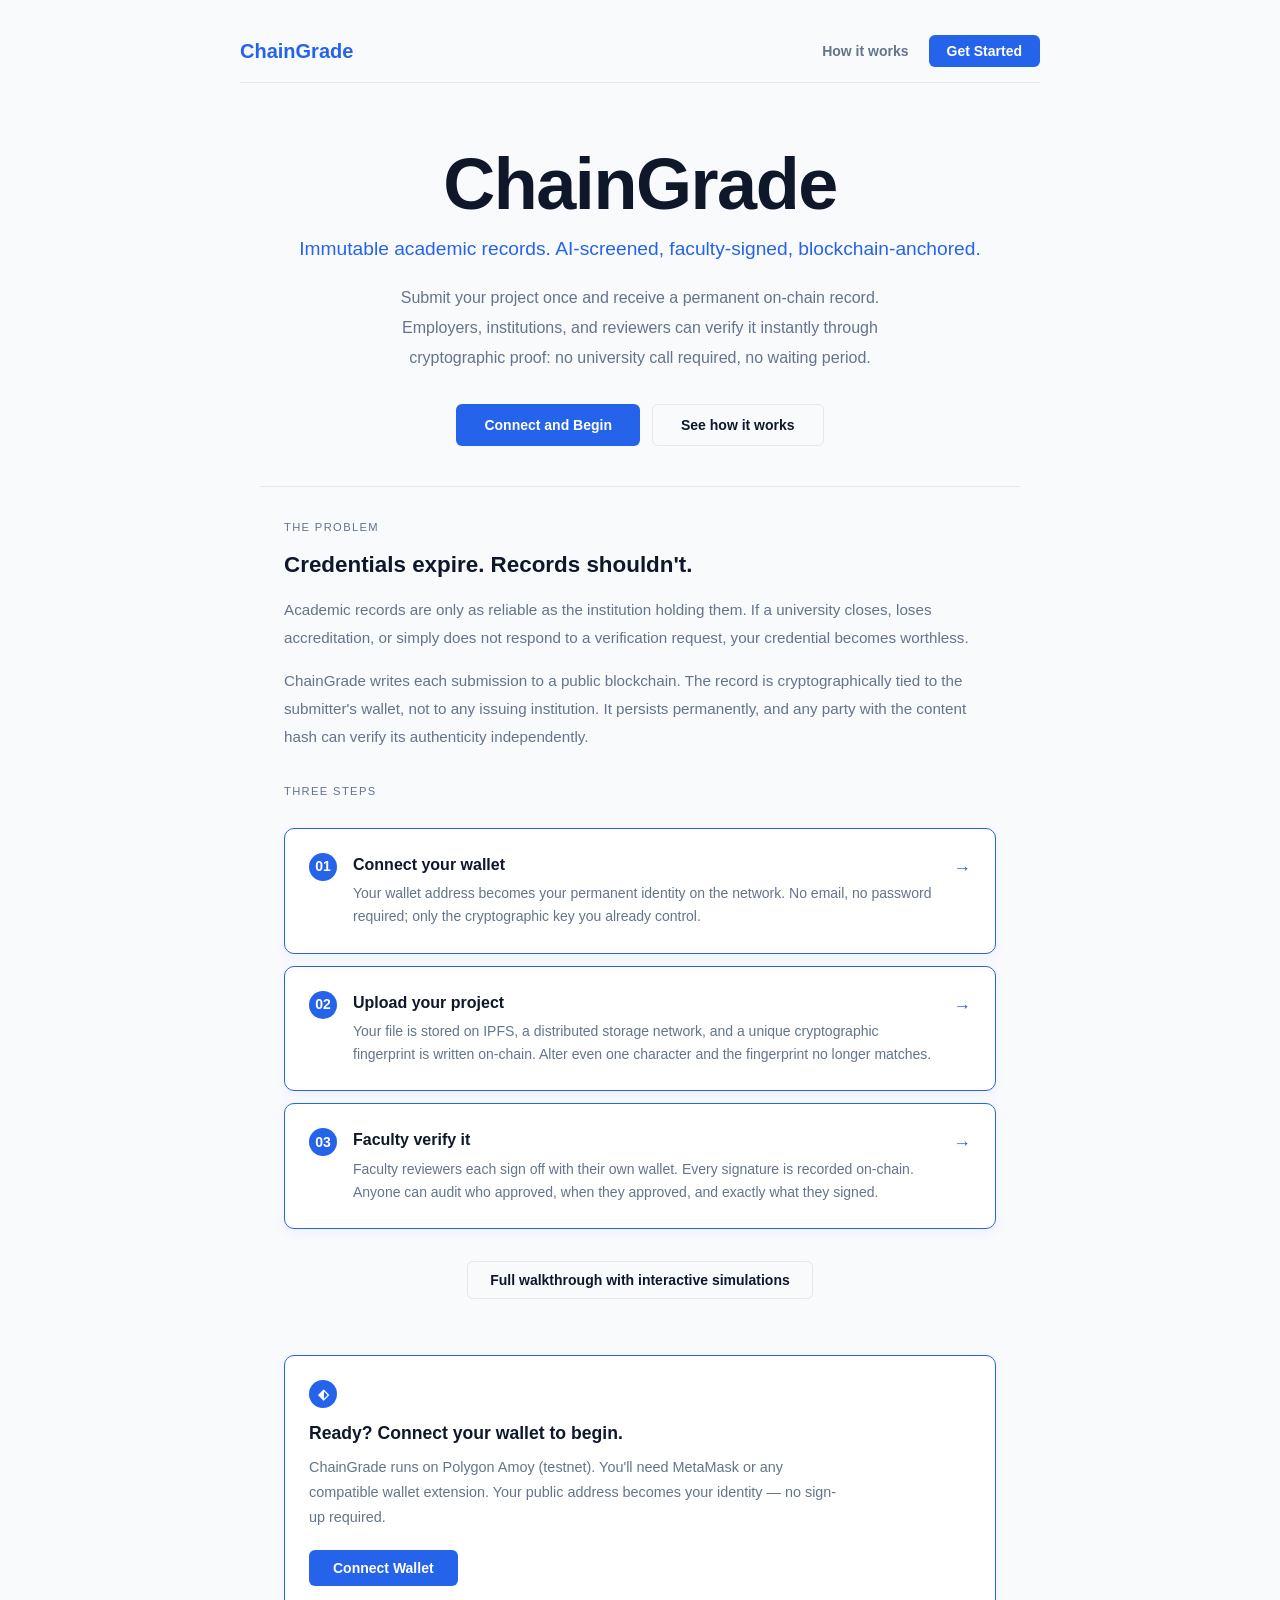
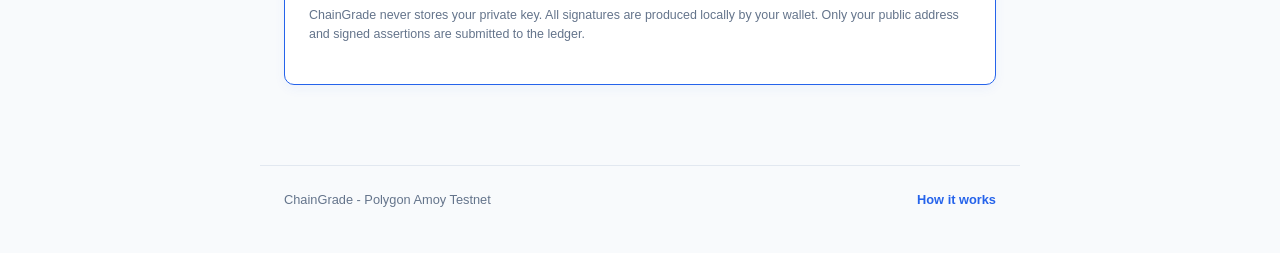
<file: index.html>
<!DOCTYPE html>
<html lang="en">
<head>
  <meta charset="UTF-8" />
  <meta name="viewport" content="width=device-width, initial-scale=1.0" />
  <title>ChainGrade  -  Blockchain-Verified Academic Records</title>
  <link rel="stylesheet" href="style.css" />
  <script defer src="https://cdn.vercel-insights.com/v1/script.js"></script>
  <style>
    .landing-hero {
      max-width: 760px;
      margin: 0 auto;
      padding: 4rem 1.5rem 2.5rem;
      text-align: center;
    }
    .landing-hero .system-name {
      font-size: clamp(2.8rem, 7vw, 4.5rem);
      font-weight: 900;
      color: var(--text-main);
      letter-spacing: -0.02em;
      line-height: 1.05;
      margin-bottom: 0.75rem;
    }
    .landing-hero .tagline {
      font-size: 1.2rem;
      font-weight: 500;
      color: var(--accent-blue);
      margin-bottom: 1.25rem;
    }
    .landing-hero .summary {
      font-size: 1rem;
      color: var(--text-muted);
      line-height: 1.85;
      max-width: 560px;
      margin: 0 auto 2rem;
    }
    .cta-row {
      display: flex;
      gap: 0.75rem;
      justify-content: center;
      flex-wrap: wrap;
    }
    .why-block {
      max-width: 760px;
      margin: 0 auto;
      padding: 2rem 1.5rem;
      border-top: 1px solid var(--border-color);
    }
    .section-eyebrow {
      font-size: 0.7rem;
      letter-spacing: 0.12em;
      text-transform: uppercase;
      color: var(--text-muted);
      margin-bottom: 0.75rem;
    }
    .feature-list {
      display: grid;
      gap: 0.75rem;
      max-width: 760px;
      margin: 0 auto;
      padding: 0 1.5rem 2rem;
    }
    .feature-link { text-decoration: none; display: block; }
    .feature-link .step-card {
      display: flex;
      align-items: flex-start;
      gap: 1rem;
      transition: box-shadow 0.2s ease, transform 0.2s ease;
    }
    .feature-link .step-card:hover {
      transform: translateY(-2px);
      box-shadow: 0 6px 18px rgba(37, 99, 235, 0.1);
    }
    .feature-link .step-card .step-number { flex-shrink: 0; }
    .feature-link .step-card .arrow {
      margin-left: auto;
      color: var(--accent-blue);
      font-size: 1.1rem;
      flex-shrink: 0;
      padding-top: 2px;
    }
    .wallet-section {
      max-width: 760px;
      margin: 0 auto;
      padding: 1rem 1.5rem 5rem;
    }
    .footer-note {
      max-width: 760px;
      margin: 0 auto;
      padding: 1.5rem;
      border-top: 1px solid var(--border-color);
      display: flex;
      justify-content: space-between;
      align-items: center;
      flex-wrap: wrap;
      gap: 0.5rem;
    }
    .footer-note span { font-size: 0.8rem; color: var(--text-muted); }
    .footer-note a { font-size: 0.8rem; color: var(--accent-blue); text-decoration: none; font-weight: 600; }

    /* Profile onboarding modal */
    .modal-overlay {
      position: fixed; inset: 0; background: rgba(15,23,42,0.7); z-index: 5000;
      display: flex; align-items: center; justify-content: center; padding: 1rem;
    }
    .modal-overlay.hidden { display: none; }
    .modal-content {
      background: var(--surface); border-radius: 12px; max-width: 520px; width: 100%;
      padding: 2rem; box-shadow: 0 8px 32px rgba(0,0,0,0.12); position: relative;
    }
    .modal-close {
      position: absolute; top: 1rem; right: 1rem; background: none; border: none;
      font-size: 1.5rem; cursor: pointer; color: var(--text-muted);
    }
    .profile-form-group {
      margin-bottom: 1.25rem;
    }
    .profile-form-group label {
      display: block; font-size: 0.875rem; font-weight: 700; color: var(--text-muted);
      margin-bottom: 0.5rem; text-transform: uppercase; letter-spacing: 0.05em;
    }
    .profile-form-group input,
    .profile-form-group select {
      width: 100%; padding: 0.75rem 0.875rem; border: 1px solid var(--border-color);
      border-radius: 6px; font-size: 0.9rem; background: var(--background);
      color: var(--text-main); font-family: inherit;
    }
    .profile-form-group input:focus,
    .profile-form-group select:focus {
      outline: 2px solid var(--accent-blue); outline-offset: 2px;
    }
  </style>
</head>
<body>

  <!-- Toast container -->
  <div id="toast-container"></div>

  <!-- Profile Onboarding Modal -->
  <div class="modal-overlay hidden" id="profile-modal">
    <div class="modal-content">
      <button class="modal-close" onclick="closeProfileModal()">&times;</button>
      <h2 style="font-size: 1.4rem; font-weight: 800; margin-bottom: 0.25rem; color: var(--text-main);">
        Complete Your Profile
      </h2>
      <p style="font-size: 0.9rem; color: var(--text-muted); margin-bottom: 1.5rem; line-height: 1.65;">
        This information is associated with your blockchain submissions and helps institutions verify your credentials.
      </p>

      <form id="profile-form" onsubmit="saveProfile(event)">
        <div class="profile-form-group">
          <label for="prof-full-name">Full Name *</label>
          <input type="text" id="prof-full-name" required placeholder="Your full name" />
        </div>

        <div class="profile-form-group">
          <label for="prof-institution">Institution / University *</label>
          <input type="text" id="prof-institution" required placeholder="e.g., University of Lagos" />
        </div>

        <div class="profile-form-group">
          <label for="prof-course">Primary Course / Field of Study *</label>
          <select id="prof-course" data-discipline-select="profile" required></select>
        </div>

        <div style="display: flex; gap: 0.75rem; margin-top: 1.75rem;">
          <button type="submit" class="primary-btn" style="width: auto; flex: 1;">Continue</button>
          <button type="button" class="outline-btn" style="width: auto; flex: 1;" onclick="skipProfileSetup()">Skip for now</button>
        </div>
      </form>
    </div>
  </div>

  <!-- Navbar -->
  <nav class="navbar">
    <div class="logo">ChainGrade</div>
    <div style="display: flex; align-items: center; gap: 1.25rem;">
      <a href="how-it-works.html" style="font-size: 0.875rem; color: var(--text-muted); text-decoration: none; font-weight: 600;">How it works</a>
      <button class="primary-btn" style="width: auto; padding: 8px 18px;" onclick="document.getElementById('wallet-section').scrollIntoView({behavior:'smooth'})">Get Started</button>
    </div>
  </nav>

  <!-- Hero -->
  <div class="landing-hero">
    <h1 class="system-name">ChainGrade</h1>
    <p class="tagline">Immutable academic records. AI-screened, faculty-signed, blockchain-anchored.</p>
    <p class="summary">
      Submit your project once and receive a permanent on-chain record. Employers, institutions, and reviewers can verify it instantly through cryptographic proof: no university call required, no waiting period.
    </p>
    <div class="cta-row">
      <button class="primary-btn" style="width: auto; padding: 12px 28px;" onclick="document.getElementById('wallet-section').scrollIntoView({behavior:'smooth'})">Connect and Begin</button>
      <a href="how-it-works.html">
        <button class="outline-btn" style="padding: 12px 28px;">See how it works</button>
      </a>
    </div>
  </div>

  <!-- Why ChainGrade -->
  <div class="why-block">
    <p class="section-eyebrow">The problem</p>
    <h2 style="font-size: 1.4rem; font-weight: 700; color: var(--text-main); margin-bottom: 0.9rem;">Credentials expire. Records shouldn't.</h2>
    <p style="font-size: 0.95rem; color: var(--text-muted); line-height: 1.85; margin-bottom: 0.9rem;">
      Academic records are only as reliable as the institution holding them. If a university closes, loses accreditation, or simply does not respond to a verification request, your credential becomes worthless.
    </p>
    <p style="font-size: 0.95rem; color: var(--text-muted); line-height: 1.85;">
      ChainGrade writes each submission to a public blockchain. The record is cryptographically tied to the submitter's wallet, not to any issuing institution. It persists permanently, and any party with the content hash can verify its authenticity independently.
    </p>
  </div>

  <!-- How It Works  -  3 Steps -->
  <div style="max-width: 760px; margin: 0 auto; padding: 0 1.5rem 1rem;">
    <p class="section-eyebrow">Three steps</p>
  </div>

  <div class="feature-list">
    <a href="how-it-works.html#provenance" class="feature-link">
      <div class="step-card active">
        <div class="step-number">01</div>
        <div>
          <h3 style="font-size: 1rem; font-weight: 700; color: var(--text-main); margin-bottom: 0.35rem;">Connect your wallet</h3>
          <p style="font-size: 0.875rem; color: var(--text-muted); margin: 0; line-height: 1.65;">
            Your wallet address becomes your permanent identity on the network. No email, no password required; only the cryptographic key you already control.
          </p>
        </div>
        <span class="arrow">→</span>
      </div>
    </a>

    <a href="how-it-works.html#distributed" class="feature-link">
      <div class="step-card active">
        <div class="step-number">02</div>
        <div>
          <h3 style="font-size: 1rem; font-weight: 700; color: var(--text-main); margin-bottom: 0.35rem;">Upload your project</h3>
          <p style="font-size: 0.875rem; color: var(--text-muted); margin: 0; line-height: 1.65;">
            Your file is stored on IPFS, a distributed storage network, and a unique cryptographic fingerprint is written on-chain. Alter even one character and the fingerprint no longer matches.
          </p>
        </div>
        <span class="arrow">→</span>
      </div>
    </a>

    <a href="how-it-works.html#approval" class="feature-link">
      <div class="step-card active">
        <div class="step-number">03</div>
        <div>
          <h3 style="font-size: 1rem; font-weight: 700; color: var(--text-main); margin-bottom: 0.35rem;">Faculty verify it</h3>
          <p style="font-size: 0.875rem; color: var(--text-muted); margin: 0; line-height: 1.65;">
            Faculty reviewers each sign off with their own wallet. Every signature is recorded on-chain. Anyone can audit who approved, when they approved, and exactly what they signed.
          </p>
        </div>
        <span class="arrow">→</span>
      </div>
    </a>
  </div>

  <div style="text-align: center; padding: 0 1.5rem 2.5rem;">
    <a href="how-it-works.html">
      <button class="outline-btn" style="padding: 10px 22px; font-size: 0.875rem;">Full walkthrough with interactive simulations</button>
    </a>
  </div>

  <!-- Wallet Connection -->
  <div class="wallet-section" id="wallet-section">
    <div class="step-card active" id="wallet-connect-card">
      <div class="step-number">&#x2B16;</div>
      <h2 style="font-size: 1.1rem; font-weight: 700; color: var(--text-main); margin: 0.5rem 0 0.5rem;">Ready? Connect your wallet to begin.</h2>
      <p style="font-size: 0.9rem; color: var(--text-muted); line-height: 1.75; margin-bottom: 1.25rem; max-width: 540px;">
        ChainGrade runs on Polygon Amoy (testnet). You'll need MetaMask or any compatible wallet extension. Your public address becomes your identity — no sign-up required.
      </p>

      <!-- Inline status banner -->
      <div id="wallet-status-banner" class="inline-status info" role="status" aria-live="polite"></div>

      <div style="display: flex; flex-wrap: wrap; gap: 0.75rem; align-items: center;">
        <button class="primary-btn" style="width: auto; padding: 10px 24px;" id="connect-btn" onclick="connectWalletOnboarding()">
          Connect Wallet
        </button>
        <button class="outline-btn" id="network-btn" onclick="switchToPolygonAmoy()" style="display: none;">
          Switch to Polygon Amoy
        </button>
      </div>

      <p style="margin-top: 1.25rem; font-size: 0.78rem; color: var(--text-muted);">
        ChainGrade never stores your private key. All signatures are produced locally by your wallet. Only your public address and signed assertions are submitted to the ledger.
      </p>
    </div>
  </div>

  <!-- Footer -->
  <div class="footer-note">
    <span>ChainGrade  -  Polygon Amoy Testnet</span>
    <a href="how-it-works.html">How it works</a>
  </div>

  <script src="toast.js"></script>
  <script src="disciplines.js"></script>
  <script>
    var LS_WALLET_KEY  = 'chaingr_wallet_address';
    var LS_NETWORK_KEY = 'chaingr_network_ok';
    var LS_PROFILE_KEY = 'chaingr_user_profile';

    var POLYGON_AMOY = {
      chainId: '0x13882',
      chainName: 'Polygon Amoy Testnet',
      nativeCurrency: { name: 'MATIC', symbol: 'MATIC', decimals: 18 },
      rpcUrls: ['https://rpc-amoy.polygon.technology/'],
      blockExplorerUrls: ['https://amoy.polygonscan.com/']
    };

    function setBanner(msg, type) {
      var el = document.getElementById('wallet-status-banner');
      if (!el) return;
      el.textContent = msg;
      el.className = 'inline-status visible ' + (type || 'info');
    }

    function showNetworkBtn(visible) {
      var btn = document.getElementById('network-btn');
      if (btn) btn.style.display = visible ? 'inline-flex' : 'none';
    }

    function updateConnectBtn(address) {
      var btn = document.getElementById('connect-btn');
      if (!btn) return;
      if (address) {
        btn.textContent = address.slice(0, 6) + '...' + address.slice(-4);
        btn.disabled = true;
      } else {
        btn.textContent = 'Connect Wallet';
        btn.disabled = false;
      }
    }

    function closeProfileModal() {
      document.getElementById('profile-modal').classList.add('hidden');
    }

    function skipProfileSetup() {
      closeProfileModal();
      localStorage.setItem('userWallet', localStorage.getItem(LS_WALLET_KEY));
      setTimeout(function () { window.location.href = 'dashboard.html'; }, 600);
    }

    function saveProfile(event) {
      event.preventDefault();
      var profile = {
        fullName: document.getElementById('prof-full-name').value.trim(),
        institution: document.getElementById('prof-institution').value.trim(),
        course: document.getElementById('prof-course').value,
        timestamp: new Date().toISOString()
      };
      localStorage.setItem(LS_PROFILE_KEY, JSON.stringify(profile));
      toast('Profile Saved', 'Your profile has been securely saved.', 'success', 2000);
      closeProfileModal();
      localStorage.setItem('userWallet', localStorage.getItem(LS_WALLET_KEY));
      setTimeout(function () { window.location.href = 'dashboard.html'; }, 1200);
    }

    async function connectWalletOnboarding() {
      if (typeof window.ethereum === 'undefined') {
        setBanner('No wallet extension found. Install MetaMask to continue.', 'error');
        toast('Wallet Not Found', 'Install MetaMask or a compatible wallet to use ChainGrade.', 'error');
        return;
      }
      try {
        setBanner('Requesting wallet access...', 'info');
        var accounts = await window.ethereum.request({ method: 'eth_requestAccounts' });
        if (!accounts || accounts.length === 0) {
          setBanner('Connection cancelled or no accounts returned.', 'warning');
          return;
        }
        var address = accounts[0];
        localStorage.setItem(LS_WALLET_KEY, address);
        updateConnectBtn(address);

        var chainId = await window.ethereum.request({ method: 'eth_chainId' });
        if (chainId !== POLYGON_AMOY.chainId) {
          localStorage.removeItem(LS_NETWORK_KEY);
          showNetworkBtn(true);
          setBanner('Wallet connected. Switch to Polygon Amoy to enter the dashboard.', 'warning');
          toast('Wrong Network', 'Switch to Polygon Amoy testnet to continue.', 'warning');
        } else {
          localStorage.setItem(LS_NETWORK_KEY, '1');
          showNetworkBtn(false);

          var existingProfile = localStorage.getItem(LS_PROFILE_KEY);
          if (!existingProfile) {
            document.getElementById('profile-modal').classList.remove('hidden');
            setBanner('Profile setup required. Complete your information to proceed.', 'info');
          } else {
            setBanner('Connected and on Polygon Amoy. Entering dashboard...', 'success');
            localStorage.setItem('userWallet', address);
            toast('Connected!', 'Wallet linked to Polygon Amoy. Redirecting...', 'success', 2000);
            setTimeout(function () { window.location.href = 'dashboard.html'; }, 900);
          }
        }
      } catch (err) {
        setBanner('Error: ' + (err.message || err), 'error');
        toast('Connection Error', err.message || String(err), 'error');
      }
    }

    async function switchToPolygonAmoy() {
      if (typeof window.ethereum === 'undefined') {
        setBanner('No wallet found.', 'error');
        return;
      }
      try {
        await window.ethereum.request({
          method: 'wallet_switchEthereumChain',
          params: [{ chainId: POLYGON_AMOY.chainId }]
        });
        localStorage.setItem(LS_NETWORK_KEY, '1');
        showNetworkBtn(false);

        var existingProfile = localStorage.getItem(LS_PROFILE_KEY);
        if (!existingProfile) {
          document.getElementById('profile-modal').classList.remove('hidden');
          setBanner('Profile setup required.', 'info');
        } else {
          setBanner('Switched to Polygon Amoy. Entering dashboard...', 'success');
          toast('Network Switched', 'Now on Polygon Amoy. Entering dashboard...', 'success', 2000);
          setTimeout(function () { window.location.href = 'dashboard.html'; }, 600);
        }
      } catch (switchErr) {
        if (switchErr.code === 4902) {
          try {
            await window.ethereum.request({
              method: 'wallet_addEthereumChain',
              params: [POLYGON_AMOY]
            });
            localStorage.setItem(LS_NETWORK_KEY, '1');
            showNetworkBtn(false);
            setBanner('Polygon Amoy added. Entering dashboard...', 'success');
            toast('Network Added', 'Polygon Amoy configured. Redirecting...', 'success', 2000);
            setTimeout(function () { window.location.href = 'dashboard.html'; }, 600);
          } catch (addErr) {
            setBanner('Failed to add network: ' + (addErr.message || addErr), 'error');
            toast('Network Error', addErr.message || String(addErr), 'error');
          }
        } else {
          setBanner('Network switch error: ' + (switchErr.message || switchErr), 'error');
          toast('Switch Failed', switchErr.message || String(switchErr), 'error');
        }
      }
    }

    document.addEventListener('DOMContentLoaded', function () {
      var storedAddress = localStorage.getItem(LS_WALLET_KEY);
      var networkOk     = localStorage.getItem(LS_NETWORK_KEY) === '1';
      var didLogout     = localStorage.getItem('userLogoutIntent') === 'true';

      if (didLogout) {
        localStorage.removeItem('userLogoutIntent');
        localStorage.removeItem(LS_WALLET_KEY);
        localStorage.removeItem(LS_NETWORK_KEY);
        localStorage.removeItem('userWallet');
        localStorage.removeItem(LS_PROFILE_KEY);
        updateConnectBtn(null);
        showNetworkBtn(false);
        setBanner('Wallet disconnected. Connect again when you are ready.', 'info');
        return;
      }

      if (storedAddress) {
        updateConnectBtn(storedAddress);
        if (networkOk) {
          setBanner('Session restored. Entering dashboard...', 'success');
          setTimeout(function () { window.location.href = 'dashboard.html'; }, 600);
        } else {
          showNetworkBtn(true);
          setBanner('Previously connected as ' + storedAddress + '. Switch to Polygon Amoy to continue.', 'warning');
        }
      }

      if (typeof window.ethereum !== 'undefined') {
        window.ethereum.on('accountsChanged', function (accounts) {
          if (accounts.length === 0) {
            localStorage.removeItem(LS_WALLET_KEY);
            localStorage.removeItem(LS_NETWORK_KEY);
            localStorage.removeItem('userWallet');
            updateConnectBtn(null);
            showNetworkBtn(false);
            setBanner('Wallet disconnected.', 'warning');
            toast('Disconnected', 'Your wallet was disconnected.', 'warning');
          } else {
            localStorage.setItem(LS_WALLET_KEY, accounts[0]);
            localStorage.setItem('userWallet', accounts[0]);
            updateConnectBtn(accounts[0]);
            setBanner('Account changed: ' + accounts[0], 'info');
          }
        });

        window.ethereum.on('chainChanged', function (chainId) {
          if (chainId === POLYGON_AMOY.chainId) {
            localStorage.setItem(LS_NETWORK_KEY, '1');
            showNetworkBtn(false);
            setBanner('On Polygon Amoy. Entering dashboard...', 'success');
            setTimeout(function () { window.location.href = 'dashboard.html'; }, 600);
          } else {
            localStorage.removeItem(LS_NETWORK_KEY);
            showNetworkBtn(true);
            setBanner('Switch to Polygon Amoy to continue.', 'warning');
            toast('Wrong Network', 'Please switch back to Polygon Amoy.', 'warning');
          }
        });
      }
    });
  </script>

</body>
</html>
</file>
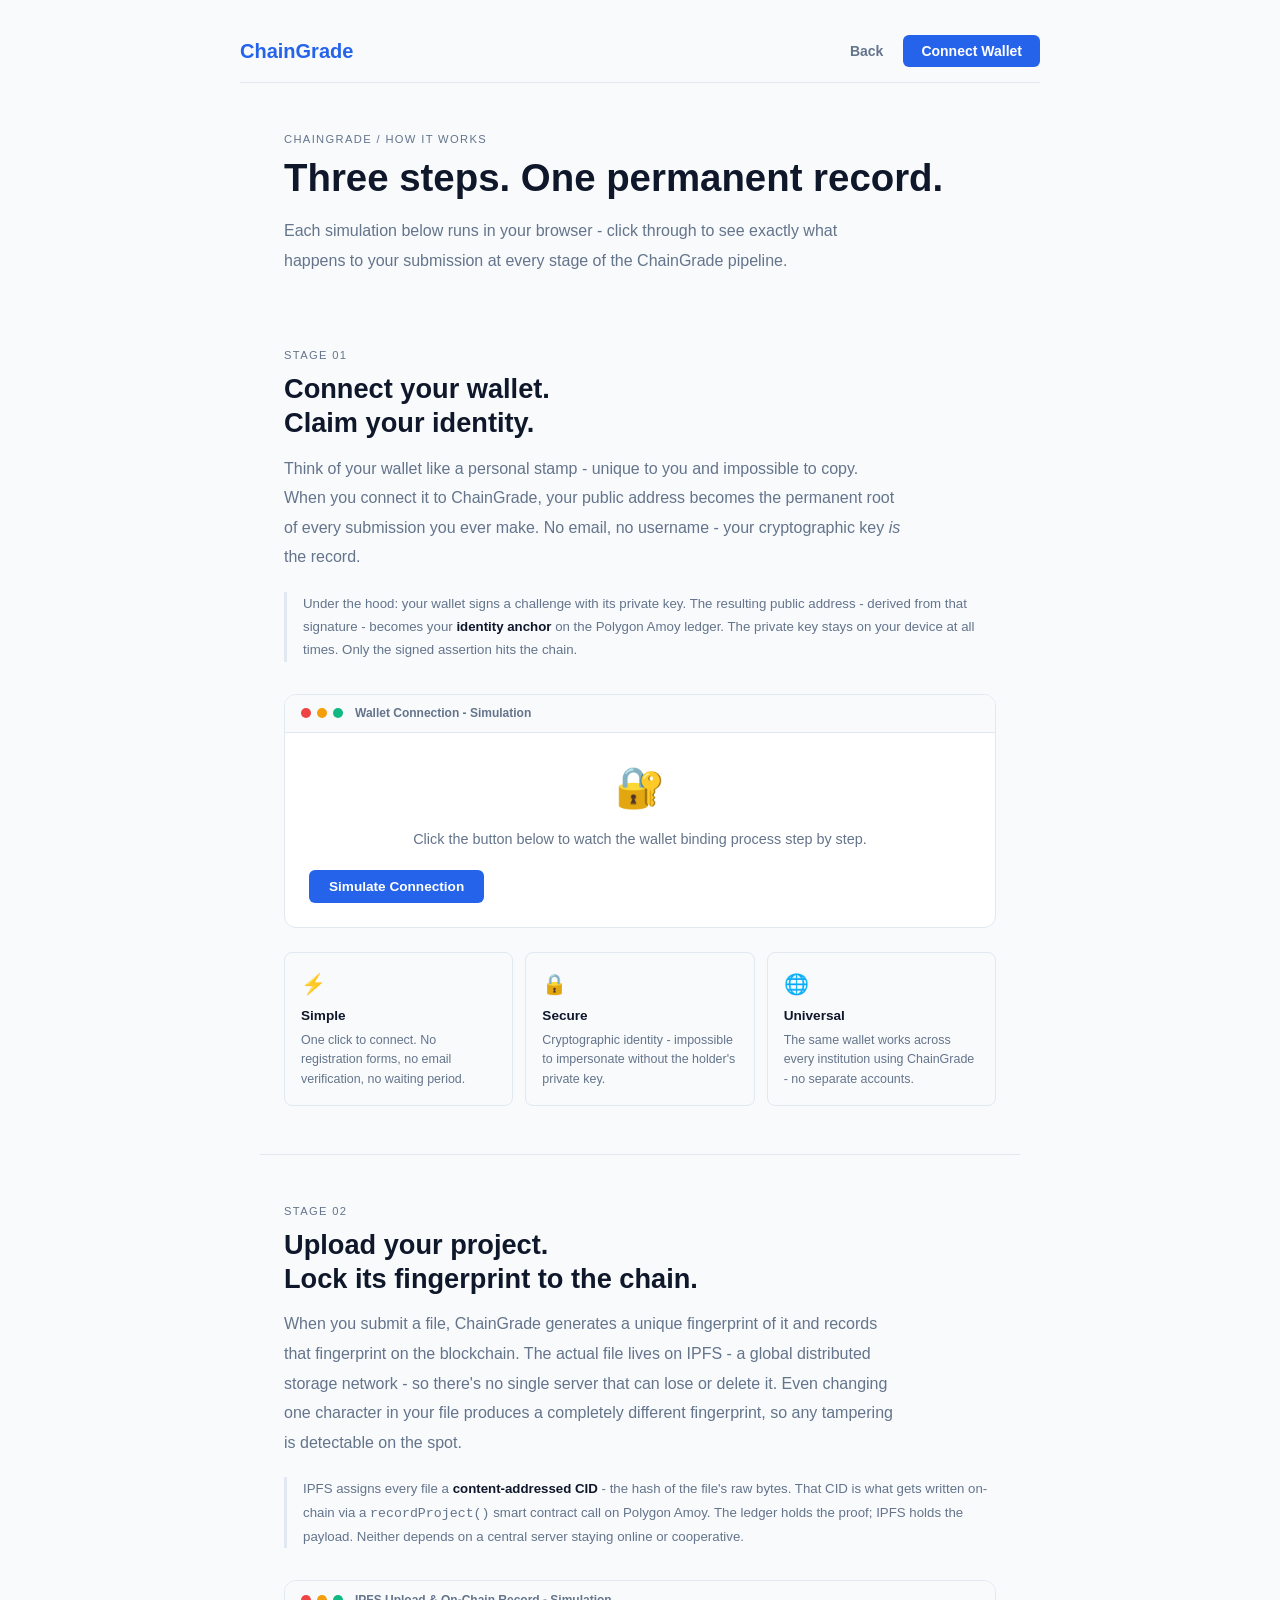
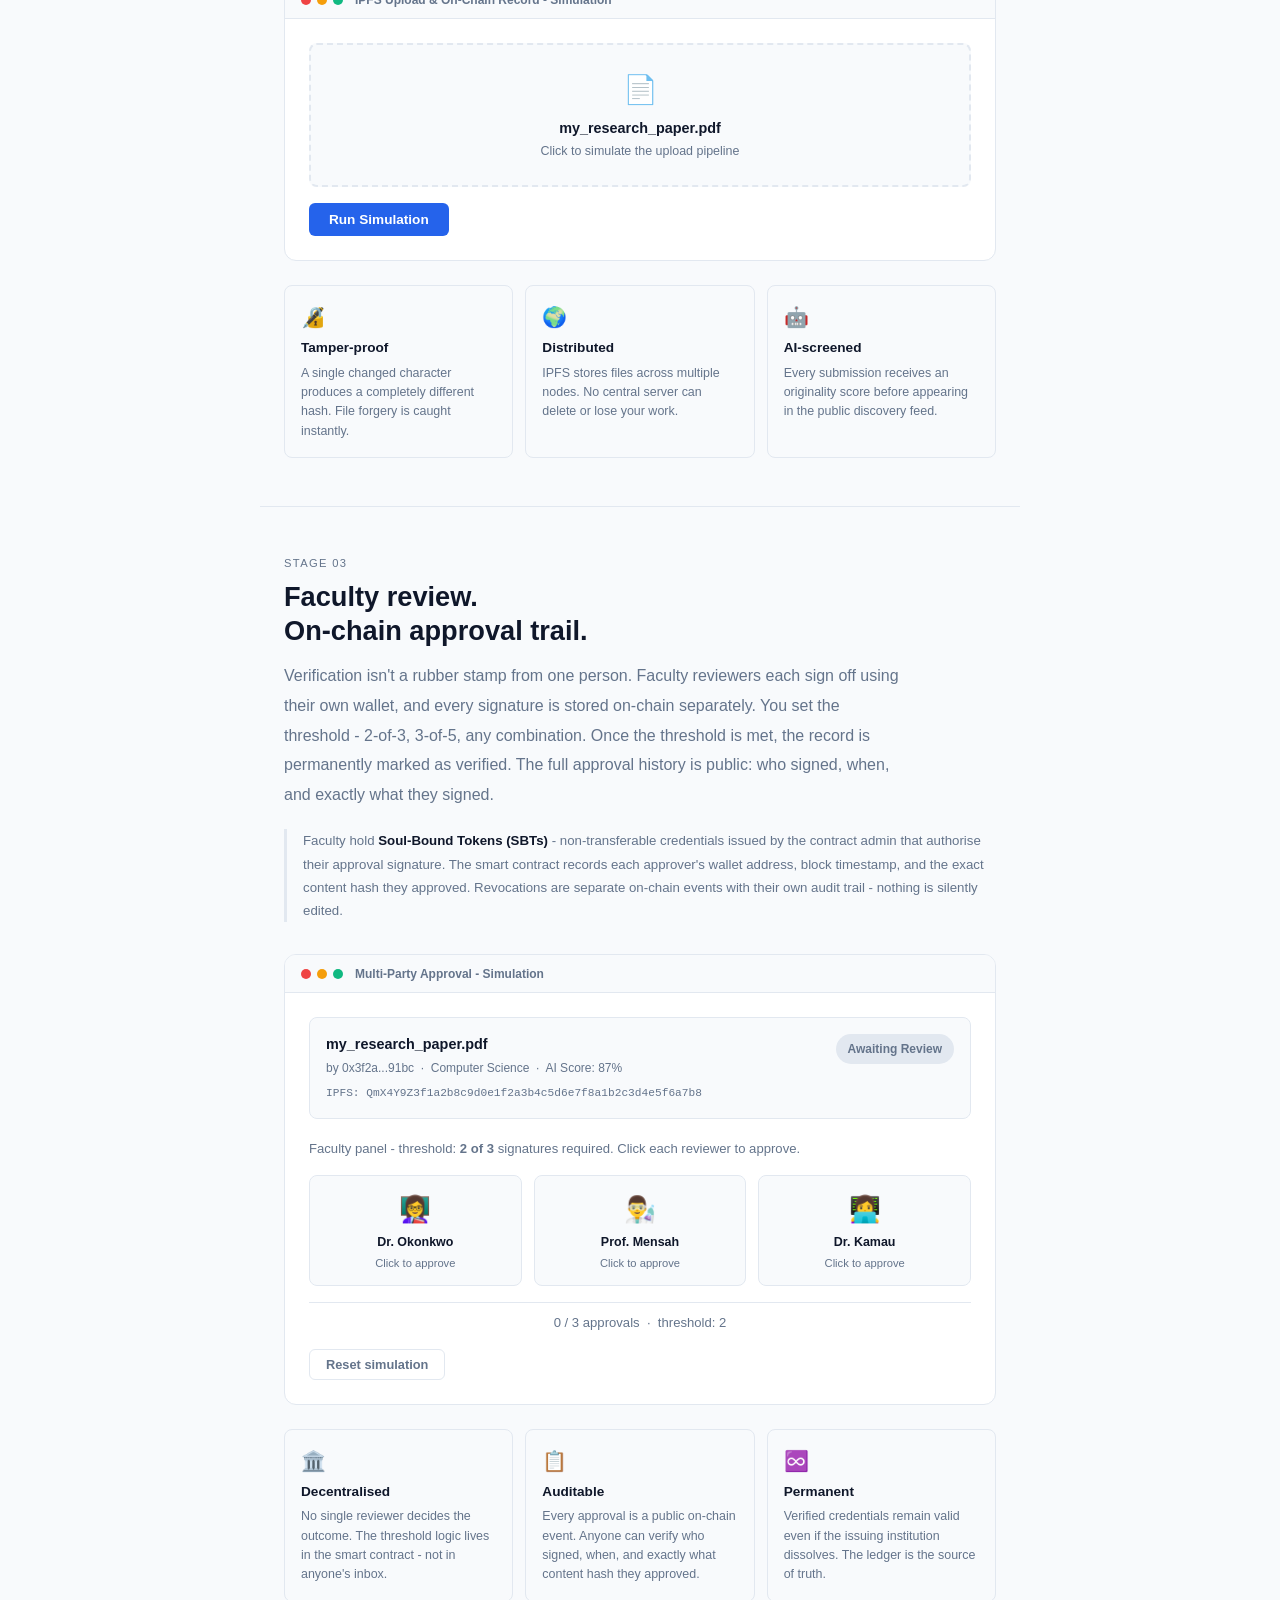
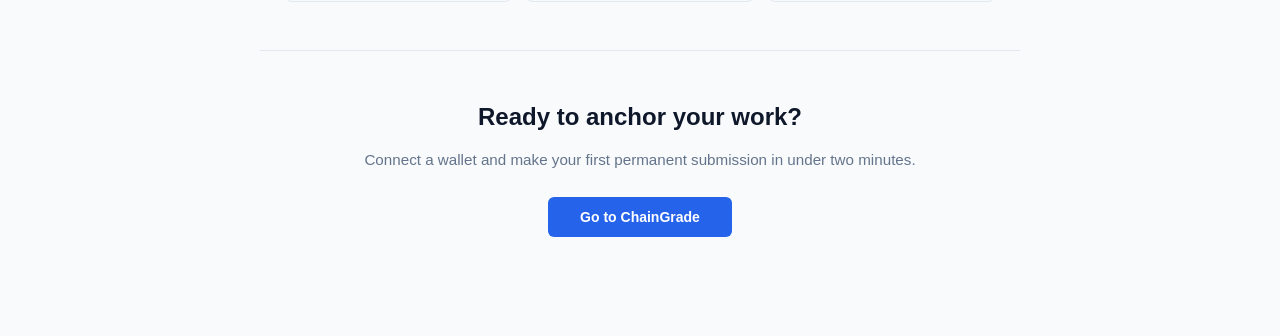
<file: how-it-works.html>
<!DOCTYPE html>
<html lang="en">
<head>
  <meta charset="UTF-8" />
  <meta name="viewport" content="width=device-width, initial-scale=1.0" />
  <title>ChainGrade  -  How It Works</title>
  <link rel="stylesheet" href="style.css" />
  <script defer src="https://cdn.vercel-insights.com/v1/script.js"></script>
  <style>
    /* ── Page Layout ────────────────────────────────────────── */
    .hiw-stage {
      max-width: 760px;
      margin: 0 auto;
      padding: 3rem 1.5rem;
      border-bottom: 1px solid var(--border-color);
    }
    .hiw-stage:last-of-type { border-bottom: none; }

    .stage-label {
      font-size: 0.7rem;
      letter-spacing: 0.12em;
      text-transform: uppercase;
      color: var(--text-muted);
      margin-bottom: 0.5rem;
    }

    .hiw-stage h2 {
      font-size: clamp(1.3rem, 3.5vw, 1.7rem);
      font-weight: 800;
      color: var(--text-main);
      margin-bottom: 0.85rem;
      line-height: 1.25;
    }

    .plain-explain {
      font-size: 1rem;
      color: var(--text-muted);
      line-height: 1.85;
      margin-bottom: 1.25rem;
      max-width: 620px;
    }

    .technical-note {
      font-size: 0.83rem;
      color: var(--text-muted);
      border-left: 3px solid var(--border-color);
      padding-left: 1rem;
      margin-bottom: 2rem;
      line-height: 1.75;
    }
    .technical-note strong { color: var(--text-main); }

    /* ── Mockup Shell ───────────────────────────────────────── */
    .mockup {
      background: var(--surface);
      border: 1px solid var(--border-color);
      border-radius: 12px;
      overflow: hidden;
      margin-bottom: 1.5rem;
    }

    .mockup-titlebar {
      background: var(--background);
      border-bottom: 1px solid var(--border-color);
      padding: 0.6rem 1rem;
      display: flex;
      align-items: center;
      gap: 6px;
    }

    .tb-dot {
      width: 10px; height: 10px;
      border-radius: 50%;
    }

    .tb-label {
      font-size: 0.75rem;
      color: var(--text-muted);
      font-weight: 600;
      margin-left: 6px;
    }

    .mockup-body {
      padding: 1.5rem;
    }

    /* ── Sim Shared ─────────────────────────────────────────── */
    .sim-steps { margin-bottom: 1.25rem; }

    .sim-row {
      display: flex;
      align-items: flex-start;
      gap: 0.875rem;
      padding: 0.65rem 0;
      border-bottom: 1px solid var(--border-color);
    }
    .sim-row:last-child { border-bottom: none; }

    .sim-check {
      width: 22px; height: 22px;
      border-radius: 50%;
      border: 2px solid var(--border-color);
      display: flex;
      align-items: center;
      justify-content: center;
      font-size: 10px;
      font-weight: 700;
      flex-shrink: 0;
      color: var(--text-muted);
      transition: all 0.3s ease;
    }
    .sim-check.active {
      border-color: var(--accent-blue);
      color: var(--accent-blue);
      animation: pulse 0.9s ease-in-out infinite;
    }
    .sim-check.done {
      background: var(--accent-green);
      border-color: var(--accent-green);
      color: white;
      font-size: 12px;
    }
    @keyframes pulse {
      0%, 100% { transform: scale(1); }
      50% { transform: scale(1.15); }
    }

    .sim-row-text { font-size: 0.875rem; color: var(--text-main); font-weight: 500; }
    .sim-row-detail {
      font-size: 0.75rem;
      color: var(--text-muted);
      font-family: monospace;
      margin-top: 2px;
    }

    .sim-progress-bar {
      height: 5px;
      background: var(--border-color);
      border-radius: 3px;
      overflow: hidden;
      margin: 4px 0;
    }
    .sim-progress-fill {
      height: 100%;
      background: var(--accent-blue);
      border-radius: 3px;
      width: 0%;
      transition: width 0.06s linear;
    }

    .hash-block {
      font-family: monospace;
      font-size: 0.78rem;
      background: rgba(37, 99, 235, 0.07);
      color: var(--accent-blue);
      padding: 0.5rem 0.875rem;
      border-radius: 6px;
      word-break: break-all;
      margin-top: 0.75rem;
    }

    .chain-badge {
      display: inline-flex;
      align-items: center;
      gap: 5px;
      font-size: 0.73rem;
      font-weight: 700;
      color: #047857;
      background: rgba(16, 185, 129, 0.12);
      padding: 4px 10px;
      border-radius: 20px;
      margin-top: 0.6rem;
    }
    .chain-dot {
      width: 6px; height: 6px;
      border-radius: 50%;
      background: #10b981;
    }

    .sim-btn {
      background: var(--accent-blue);
      color: white;
      border: none;
      padding: 9px 20px;
      border-radius: 6px;
      font-size: 0.85rem;
      font-weight: 600;
      cursor: pointer;
      transition: background 0.2s ease;
    }
    .sim-btn:hover { background: #1d4ed8; }
    .sim-btn:disabled { background: var(--border-color); color: var(--text-muted); cursor: not-allowed; }

    .sim-reset-btn {
      background: transparent;
      color: var(--text-muted);
      border: 1px solid var(--border-color);
      padding: 7px 16px;
      border-radius: 6px;
      font-size: 0.8rem;
      font-weight: 600;
      cursor: pointer;
    }

    /* ── Approval mockup ───────────────────────────────────── */
    .reviewer-grid {
      display: grid;
      grid-template-columns: repeat(3, 1fr);
      gap: 0.75rem;
      margin: 1rem 0;
    }

    .reviewer-card {
      background: var(--background);
      border: 1px solid var(--border-color);
      border-radius: 8px;
      padding: 0.875rem 0.5rem;
      text-align: center;
      cursor: pointer;
      transition: border-color 0.2s ease, background 0.2s ease;
      user-select: none;
    }
    .reviewer-card:hover:not(.approved) { border-color: var(--accent-blue); }
    .reviewer-card.approved {
      border-color: var(--accent-green);
      background: rgba(16, 185, 129, 0.07);
      cursor: default;
    }

    .reviewer-avatar { font-size: 1.6rem; margin-bottom: 5px; }
    .reviewer-name { font-size: 0.78rem; font-weight: 700; color: var(--text-main); }
    .reviewer-status { font-size: 0.7rem; color: var(--text-muted); margin-top: 3px; min-height: 1rem; }

    .approval-tally {
      font-size: 0.82rem;
      color: var(--text-muted);
      text-align: center;
      padding: 0.6rem 0 0;
      border-top: 1px solid var(--border-color);
      margin-top: 0.5rem;
    }

    .approval-success {
      display: none;
      margin-top: 1rem;
      padding: 0.875rem 1rem;
      background: rgba(16, 185, 129, 0.1);
      border: 1px solid var(--accent-green);
      border-radius: 8px;
      text-align: center;
    }
    .approval-success .icon { font-size: 1.1rem; margin-bottom: 4px; }
    .approval-success .title { font-size: 0.9rem; font-weight: 700; color: #047857; }
    .approval-success .detail { font-size: 0.75rem; color: var(--text-muted); margin-top: 3px; }

    /* ── Significance cards ──────────────────────────────── */
    .sig-grid {
      display: grid;
      grid-template-columns: repeat(3, 1fr);
      gap: 0.75rem;
      margin-top: 1.5rem;
    }

    .sig-card {
      background: var(--background);
      border: 1px solid var(--border-color);
      border-radius: 8px;
      padding: 1rem;
    }
    .sig-icon { font-size: 1.25rem; margin-bottom: 0.4rem; }
    .sig-title { font-size: 0.85rem; font-weight: 700; color: var(--text-main); margin-bottom: 0.3rem; }
    .sig-desc { font-size: 0.78rem; color: var(--text-muted); line-height: 1.55; }

    /* ── Submission record preview ───────────────────────── */
    .record-preview {
      background: var(--background);
      border: 1px solid var(--border-color);
      border-radius: 8px;
      padding: 1rem;
      margin-bottom: 1.25rem;
    }
    .record-header {
      display: flex;
      justify-content: space-between;
      align-items: flex-start;
      gap: 0.5rem;
    }
    .record-filename { font-size: 0.9rem; font-weight: 700; color: var(--text-main); }
    .record-meta { font-size: 0.75rem; color: var(--text-muted); margin-top: 3px; }
    .record-hash { font-family: monospace; font-size: 0.7rem; color: var(--text-muted); margin-top: 0.5rem; word-break: break-all; }

    /* ── Upload drop area ────────────────────────────────── */
    .upload-zone {
      background: var(--background);
      border: 2px dashed var(--border-color);
      border-radius: 8px;
      padding: 1.5rem;
      text-align: center;
      cursor: pointer;
      transition: border-color 0.2s ease;
      margin-bottom: 1rem;
    }
    .upload-zone:hover { border-color: var(--accent-blue); }

    @media (max-width: 600px) {
      .sig-grid { grid-template-columns: 1fr; }
      .reviewer-grid { grid-template-columns: repeat(3, 1fr); }
    }
  </style>
</head>
<body>

  <!-- Navbar -->
  <nav class="navbar">
    <div class="logo" style="cursor: pointer;" onclick="window.location.href='index.html'">ChainGrade</div>
    <div style="display: flex; align-items: center; gap: 1.25rem;">
      <a href="index.html" style="font-size: 0.875rem; color: var(--text-muted); text-decoration: none; font-weight: 600;">Back</a>
      <a href="index.html#wallet-section">
        <button class="primary-btn" style="width: auto; padding: 8px 18px;">Connect Wallet</button>
      </a>
    </div>
  </nav>

  <!-- Page header -->
  <div style="max-width: 760px; margin: 0 auto; padding: 3rem 1.5rem 1.5rem;">
    <p style="font-size: 0.7rem; letter-spacing: 0.12em; text-transform: uppercase; color: var(--text-muted); margin-bottom: 0.5rem;">ChainGrade / How It Works</p>
    <h1 style="font-size: clamp(1.75rem, 4.5vw, 2.4rem); font-weight: 900; color: var(--text-main); line-height: 1.15; margin-bottom: 1rem;">Three steps. One permanent record.</h1>
    <p style="font-size: 1rem; color: var(--text-muted); line-height: 1.85; max-width: 600px;">
      Each simulation below runs in your browser  -  click through to see exactly what happens to your submission at every stage of the ChainGrade pipeline.
    </p>
  </div>

  <!-- ─────────────────────────────────────────────────────────────
       STAGE 01  -  Provenance Anchor
  ───────────────────────────────────────────────────────────────── -->
  <section class="hiw-stage" id="provenance">

    <p class="stage-label">Stage 01</p>
    <h2>Connect your wallet.<br>Claim your identity.</h2>

    <p class="plain-explain">
      Think of your wallet like a personal stamp  -  unique to you and impossible to copy. When you connect it to ChainGrade, your public address becomes the permanent root of every submission you ever make. No email, no username  -  your cryptographic key <em>is</em> the record.
    </p>

    <p class="technical-note">
      Under the hood: your wallet signs a challenge with its private key. The resulting public address  -  derived from that signature  -  becomes your <strong>identity anchor</strong> on the Polygon Amoy ledger. The private key stays on your device at all times. Only the signed assertion hits the chain.
    </p>

    <!-- Wallet Simulation -->
    <div class="mockup">
      <div class="mockup-titlebar">
        <div class="tb-dot" style="background:#ef4444;"></div>
        <div class="tb-dot" style="background:#f59e0b;"></div>
        <div class="tb-dot" style="background:#10b981;"></div>
        <span class="tb-label">Wallet Connection  -  Simulation</span>
      </div>
      <div class="mockup-body">

        <div style="text-align: center; margin-bottom: 1.25rem;">
          <div id="w-icon" style="font-size: 2.5rem; margin-bottom: 0.75rem; transition: all 0.3s;">🔐</div>
          <p id="w-intro" style="font-size: 0.9rem; color: var(--text-muted);">Click the button below to watch the wallet binding process step by step.</p>
        </div>

        <div class="sim-steps" id="w-steps" style="display:none;">
          <div class="sim-row">
            <div class="sim-check" id="wc1">1</div>
            <div>
              <div class="sim-row-text">Wallet extension detected</div>
              <div class="sim-row-detail" id="wc1d">waiting...</div>
            </div>
          </div>
          <div class="sim-row">
            <div class="sim-check" id="wc2">2</div>
            <div>
              <div class="sim-row-text">Public address retrieved</div>
              <div class="sim-row-detail" id="wc2d">waiting...</div>
            </div>
          </div>
          <div class="sim-row">
            <div class="sim-check" id="wc3">3</div>
            <div>
              <div class="sim-row-text">Network confirmed  -  Polygon Amoy</div>
              <div class="sim-row-detail" id="wc3d">waiting...</div>
            </div>
          </div>
          <div class="sim-row">
            <div class="sim-check" id="wc4">4</div>
            <div>
              <div class="sim-row-text">Identity anchored on-chain</div>
              <div class="sim-row-detail" id="wc4d">waiting...</div>
            </div>
          </div>
        </div>

        <div id="w-result" style="display:none; margin-bottom: 1rem;">
          <div class="hash-block" id="w-addr"></div>
          <div><span class="chain-badge"><span class="chain-dot"></span>Identity Anchored</span></div>
        </div>

        <div style="display:flex; gap:0.75rem; flex-wrap:wrap;">
          <button class="sim-btn" id="w-start-btn" onclick="runWalletSim()">Simulate Connection</button>
          <button class="sim-reset-btn" id="w-reset-btn" style="display:none;" onclick="resetWalletSim()">Reset</button>
        </div>

      </div>
    </div>

    <div class="sig-grid">
      <div class="sig-card">
        <div class="sig-icon">⚡</div>
        <div class="sig-title">Simple</div>
        <div class="sig-desc">One click to connect. No registration forms, no email verification, no waiting period.</div>
      </div>
      <div class="sig-card">
        <div class="sig-icon">🔒</div>
        <div class="sig-title">Secure</div>
        <div class="sig-desc">Cryptographic identity  -  impossible to impersonate without the holder's private key.</div>
      </div>
      <div class="sig-card">
        <div class="sig-icon">🌐</div>
        <div class="sig-title">Universal</div>
        <div class="sig-desc">The same wallet works across every institution using ChainGrade  -  no separate accounts.</div>
      </div>
    </div>

  </section>

  <!-- ─────────────────────────────────────────────────────────────
       STAGE 02  -  Distributed State (IPFS Upload)
  ───────────────────────────────────────────────────────────────── -->
  <section class="hiw-stage" id="distributed">

    <p class="stage-label">Stage 02</p>
    <h2>Upload your project.<br>Lock its fingerprint to the chain.</h2>

    <p class="plain-explain">
      When you submit a file, ChainGrade generates a unique fingerprint of it and records that fingerprint on the blockchain. The actual file lives on IPFS  -  a global distributed storage network  -  so there's no single server that can lose or delete it. Even changing one character in your file produces a completely different fingerprint, so any tampering is detectable on the spot.
    </p>

    <p class="technical-note">
      IPFS assigns every file a <strong>content-addressed CID</strong>  -  the hash of the file's raw bytes. That CID is what gets written on-chain via a <code>recordProject()</code> smart contract call on Polygon Amoy. The ledger holds the proof; IPFS holds the payload. Neither depends on a central server staying online or cooperative.
    </p>

    <!-- Upload Simulation -->
    <div class="mockup">
      <div class="mockup-titlebar">
        <div class="tb-dot" style="background:#ef4444;"></div>
        <div class="tb-dot" style="background:#f59e0b;"></div>
        <div class="tb-dot" style="background:#10b981;"></div>
        <span class="tb-label">IPFS Upload &amp; On-Chain Record  -  Simulation</span>
      </div>
      <div class="mockup-body">

        <div class="upload-zone" id="u-drop" onclick="runUploadSim()" title="Click to simulate upload">
          <div style="font-size: 1.75rem; margin-bottom: 0.4rem;">📄</div>
          <div style="font-size: 0.9rem; font-weight: 700; color: var(--text-main);">my_research_paper.pdf</div>
          <div style="font-size: 0.78rem; color: var(--text-muted); margin-top: 3px;">Click to simulate the upload pipeline</div>
        </div>

        <div class="sim-steps" id="u-steps" style="display:none;">
          <div class="sim-row">
            <div class="sim-check" id="uc1">1</div>
            <div style="flex:1;">
              <div class="sim-row-text">Staging file to IPFS nodes</div>
              <div class="sim-progress-bar"><div class="sim-progress-fill" id="u-fill"></div></div>
              <div class="sim-row-detail" id="uc1d">waiting...</div>
            </div>
          </div>
          <div class="sim-row">
            <div class="sim-check" id="uc2">2</div>
            <div>
              <div class="sim-row-text">Content hash (CID) generated</div>
              <div class="sim-row-detail" id="uc2d">waiting...</div>
            </div>
          </div>
          <div class="sim-row">
            <div class="sim-check" id="uc3">3</div>
            <div>
              <div class="sim-row-text">AI originality score computed</div>
              <div class="sim-row-detail" id="uc3d">waiting...</div>
            </div>
          </div>
          <div class="sim-row">
            <div class="sim-check" id="uc4">4</div>
            <div>
              <div class="sim-row-text">On-chain record written to Polygon</div>
              <div class="sim-row-detail" id="uc4d">waiting...</div>
            </div>
          </div>
        </div>

        <div id="u-result" style="display:none; margin-bottom: 0.75rem;">
          <div class="hash-block">IPFS CID: QmX4Y9Z3f1a2b8c9d0e1f2a3b4c5d6e7f8a1b2c3d4e5f6a7b8</div>
          <div style="margin-top: 0.5rem; display: flex; gap: 0.75rem; flex-wrap: wrap; align-items: center;">
            <span class="chain-badge"><span class="chain-dot"></span>Recorded On-Chain</span>
            <span style="font-size:0.78rem; color: var(--text-muted);">AI Score: 87% · CS · 2025</span>
          </div>
        </div>

        <div style="display:flex; gap:0.75rem; flex-wrap:wrap;">
          <button class="sim-btn" id="u-start-btn" onclick="runUploadSim()">Run Simulation</button>
          <button class="sim-reset-btn" id="u-reset-btn" style="display:none;" onclick="resetUploadSim()">Reset</button>
        </div>

      </div>
    </div>

    <div class="sig-grid">
      <div class="sig-card">
        <div class="sig-icon">🔏</div>
        <div class="sig-title">Tamper-proof</div>
        <div class="sig-desc">A single changed character produces a completely different hash. File forgery is caught instantly.</div>
      </div>
      <div class="sig-card">
        <div class="sig-icon">🌍</div>
        <div class="sig-title">Distributed</div>
        <div class="sig-desc">IPFS stores files across multiple nodes. No central server can delete or lose your work.</div>
      </div>
      <div class="sig-card">
        <div class="sig-icon">🤖</div>
        <div class="sig-title">AI-screened</div>
        <div class="sig-desc">Every submission receives an originality score before appearing in the public discovery feed.</div>
      </div>
    </div>

  </section>

  <!-- ─────────────────────────────────────────────────────────────
       STAGE 03  -  Cross-Approval Consensus
  ───────────────────────────────────────────────────────────────── -->
  <section class="hiw-stage" id="approval">

    <p class="stage-label">Stage 03</p>
    <h2>Faculty review.<br>On-chain approval trail.</h2>

    <p class="plain-explain">
      Verification isn't a rubber stamp from one person. Faculty reviewers each sign off using their own wallet, and every signature is stored on-chain separately. You set the threshold  -  2-of-3, 3-of-5, any combination. Once the threshold is met, the record is permanently marked as verified. The full approval history is public: who signed, when, and exactly what they signed.
    </p>

    <p class="technical-note">
      Faculty hold <strong>Soul-Bound Tokens (SBTs)</strong>  -  non-transferable credentials issued by the contract admin that authorise their approval signature. The smart contract records each approver's wallet address, block timestamp, and the exact content hash they approved. Revocations are separate on-chain events with their own audit trail  -  nothing is silently edited.
    </p>

    <!-- Approval Simulation -->
    <div class="mockup">
      <div class="mockup-titlebar">
        <div class="tb-dot" style="background:#ef4444;"></div>
        <div class="tb-dot" style="background:#f59e0b;"></div>
        <div class="tb-dot" style="background:#10b981;"></div>
        <span class="tb-label">Multi-Party Approval  -  Simulation</span>
      </div>
      <div class="mockup-body">

        <div class="record-preview">
          <div class="record-header">
            <div>
              <div class="record-filename">my_research_paper.pdf</div>
              <div class="record-meta">by 0x3f2a...91bc &nbsp;·&nbsp; Computer Science &nbsp;·&nbsp; AI Score: 87%</div>
            </div>
            <span id="a-badge" class="badge neutral">Awaiting Review</span>
          </div>
          <div class="record-hash">IPFS: QmX4Y9Z3f1a2b8c9d0e1f2a3b4c5d6e7f8a1b2c3d4e5f6a7b8</div>
        </div>

        <p style="font-size: 0.82rem; color: var(--text-muted); margin-bottom: 0.5rem;">Faculty panel  -  threshold: <strong>2 of 3</strong> signatures required. Click each reviewer to approve.</p>

        <div class="reviewer-grid">
          <div class="reviewer-card" id="rv1" onclick="approveReviewer(1)">
            <div class="reviewer-avatar">👩‍🏫</div>
            <div class="reviewer-name">Dr. Okonkwo</div>
            <div class="reviewer-status" id="rv1s">Click to approve</div>
          </div>
          <div class="reviewer-card" id="rv2" onclick="approveReviewer(2)">
            <div class="reviewer-avatar">👨‍🔬</div>
            <div class="reviewer-name">Prof. Mensah</div>
            <div class="reviewer-status" id="rv2s">Click to approve</div>
          </div>
          <div class="reviewer-card" id="rv3" onclick="approveReviewer(3)">
            <div class="reviewer-avatar">👩‍💻</div>
            <div class="reviewer-name">Dr. Kamau</div>
            <div class="reviewer-status" id="rv3s">Click to approve</div>
          </div>
        </div>

        <div class="approval-tally">
          <span id="a-count">0 / 3 approvals</span> &nbsp;·&nbsp; threshold: 2
        </div>

        <div class="approval-success" id="a-success">
          <div class="icon">✅</div>
          <div class="title">Threshold met. Record verified on-chain.</div>
          <div class="detail" id="a-tx">tx: 0x1a2b...9f8e · Polygon Amoy · signatures recorded</div>
        </div>

        <div style="margin-top: 1rem;">
          <button class="sim-reset-btn" onclick="resetApprovalSim()">Reset simulation</button>
        </div>

      </div>
    </div>

    <div class="sig-grid">
      <div class="sig-card">
        <div class="sig-icon">🏛️</div>
        <div class="sig-title">Decentralised</div>
        <div class="sig-desc">No single reviewer decides the outcome. The threshold logic lives in the smart contract  -  not in anyone's inbox.</div>
      </div>
      <div class="sig-card">
        <div class="sig-icon">📋</div>
        <div class="sig-title">Auditable</div>
        <div class="sig-desc">Every approval is a public on-chain event. Anyone can verify who signed, when, and exactly what content hash they approved.</div>
      </div>
      <div class="sig-card">
        <div class="sig-icon">♾️</div>
        <div class="sig-title">Permanent</div>
        <div class="sig-desc">Verified credentials remain valid even if the issuing institution dissolves. The ledger is the source of truth.</div>
      </div>
    </div>

  </section>

  <!-- CTA -->
  <section style="max-width: 760px; margin: 0 auto; padding: 3rem 1.5rem 5rem; text-align: center;">
    <h2 style="font-size: 1.5rem; font-weight: 800; color: var(--text-main); margin-bottom: 0.75rem;">Ready to anchor your work?</h2>
    <p style="font-size: 0.95rem; color: var(--text-muted); margin-bottom: 1.5rem; line-height: 1.75;">
      Connect a wallet and make your first permanent submission in under two minutes.
    </p>
    <a href="index.html">
      <button class="primary-btn" style="width: auto; padding: 12px 32px;">Go to ChainGrade</button>
    </a>
  </section>

  <script src="toast.js"></script>
  <script>
    // ── Scroll to anchor ───────────────────────────────────────────
    window.addEventListener('load', function () {
      if (window.location.hash) {
        var el = document.querySelector(window.location.hash);
        if (el) setTimeout(function () { el.scrollIntoView({ behavior: 'smooth', block: 'start' }); }, 250);
      }
    });

    // ── Stage 1  -  Wallet Simulation ────────────────────────────────
    var wRunning = false;

    function runWalletSim() {
      if (wRunning) return;
      wRunning = true;
      document.getElementById('w-start-btn').disabled = true;
      document.getElementById('w-steps').style.display = 'block';
      document.getElementById('w-intro').style.display = 'none';

      var steps = [
        { id: 'wc1', detail: 'MetaMask detected', delay: 700 },
        { id: 'wc2', detail: '0xa3f2b91c...d4e5f6a7  (public address retrieved)', delay: 900 },
        { id: 'wc3', detail: 'Chain ID 0x13882  -  Polygon Amoy Testnet ✓', delay: 900 },
        { id: 'wc4', detail: 'tx: 0x8a7f...3c1d · block #12847291 · identity anchored', delay: 1200 }
      ];
      var scanning = [
        'Scanning for injected provider...',
        'Calling eth_requestAccounts...',
        'Checking eth_chainId...',
        'Writing identity anchor to contract storage...'
      ];

      var t = 0;
      steps.forEach(function (s, i) {
        var el = document.getElementById(s.id);
        var det = document.getElementById(s.id + 'd');
        setTimeout(function () {
          el.classList.add('active');
          det.textContent = scanning[i];
        }, t);
        t += s.delay;
        (function (el, det, detail, total) {
          setTimeout(function () {
            el.classList.remove('active');
            el.classList.add('done');
            el.textContent = '✓';
            det.textContent = detail;
            if (i === steps.length - 1) {
              document.getElementById('w-addr').textContent =
                'Identity: 0xa3f2b91cd45e8f0123456789  |  Chain: Polygon Amoy  |  Status: ANCHORED';
              document.getElementById('w-result').style.display = 'block';
              document.getElementById('w-icon').textContent = '🔓';
              document.getElementById('w-reset-btn').style.display = 'inline-block';
            }
          }, total);
        })(el, det, s.detail, t);
        t += 0;
      });
    }

    function resetWalletSim() {
      wRunning = false;
      [1, 2, 3, 4].forEach(function (n) {
        var el = document.getElementById('wc' + n);
        el.className = 'sim-check';
        el.textContent = String(n);
        document.getElementById('wc' + n + 'd').textContent = 'waiting...';
      });
      document.getElementById('w-steps').style.display = 'none';
      document.getElementById('w-result').style.display = 'none';
      document.getElementById('w-intro').style.display = 'block';
      document.getElementById('w-icon').textContent = '🔐';
      document.getElementById('w-reset-btn').style.display = 'none';
      document.getElementById('w-start-btn').disabled = false;
    }

    // ── Stage 2  -  Upload Simulation ────────────────────────────────
    var uRunning = false;

    function runUploadSim() {
      if (uRunning) return;
      uRunning = true;
      document.getElementById('u-start-btn').disabled = true;
      document.getElementById('u-drop').style.cursor = 'default';
      document.getElementById('u-steps').style.display = 'block';

      var uc1 = document.getElementById('uc1');
      var uc1d = document.getElementById('uc1d');
      var fill = document.getElementById('u-fill');

      uc1.classList.add('active');
      uc1d.textContent = 'Uploading to IPFS nodes...';

      var pct = 0;
      var iv = setInterval(function () {
        pct += 3;
        if (pct > 100) pct = 100;
        fill.style.width = pct + '%';
        if (pct >= 100) {
          clearInterval(iv);
          uc1.classList.remove('active');
          uc1.classList.add('done');
          uc1.textContent = '✓';
          uc1d.textContent = 'Pinned to 2 nodes (FRA1, NYC1)';

          setTimeout(function () {
            var uc2 = document.getElementById('uc2');
            var uc2d = document.getElementById('uc2d');
            uc2.classList.add('active');
            uc2d.textContent = 'Computing SHA-256 content hash...';
            setTimeout(function () {
              uc2.classList.remove('active');
              uc2.classList.add('done');
              uc2.textContent = '✓';
              uc2d.textContent = 'QmX4Y9Z3f1a2b8c9d0e1f2a3b4c5d6e7f8a1b2c3d4e5f6a7b8';

              setTimeout(function () {
                var uc3 = document.getElementById('uc3');
                var uc3d = document.getElementById('uc3d');
                uc3.classList.add('active');
                uc3d.textContent = 'Running originality analysis...';
                setTimeout(function () {
                  uc3.classList.remove('active');
                  uc3.classList.add('done');
                  uc3.textContent = '✓';
                  uc3d.textContent = 'Originality score: 87%  -  passes threshold (≥50%)';

                  setTimeout(function () {
                    var uc4 = document.getElementById('uc4');
                    var uc4d = document.getElementById('uc4d');
                    uc4.classList.add('active');
                    uc4d.textContent = 'Calling recordProject() on contract...';
                    setTimeout(function () {
                      uc4.classList.remove('active');
                      uc4.classList.add('done');
                      uc4.textContent = '✓';
                      uc4d.textContent = 'tx: 0x5d9c...7a2f mined · block #12851003';

                      document.getElementById('u-result').style.display = 'block';
                      document.getElementById('u-reset-btn').style.display = 'inline-block';
                    }, 1300);
                  }, 700);
                }, 1100);
              }, 700);
            }, 900);
          }, 400);
        }
      }, 30);
    }

    function resetUploadSim() {
      uRunning = false;
      [1, 2, 3, 4].forEach(function (n) {
        var el = document.getElementById('uc' + n);
        el.className = 'sim-check';
        el.textContent = String(n);
        document.getElementById('uc' + n + 'd').textContent = 'waiting...';
      });
      document.getElementById('u-fill').style.width = '0%';
      document.getElementById('u-steps').style.display = 'none';
      document.getElementById('u-result').style.display = 'none';
      document.getElementById('u-drop').style.cursor = 'pointer';
      document.getElementById('u-reset-btn').style.display = 'none';
      document.getElementById('u-start-btn').disabled = false;
    }

    // ── Stage 3  -  Approval Simulation ─────────────────────────────
    var aVotes = [false, false, false];
    var aThreshold = 2;
    var aDone = false;

    function approveReviewer(n) {
      if (aDone || aVotes[n - 1]) return;
      aVotes[n - 1] = true;

      var card = document.getElementById('rv' + n);
      var status = document.getElementById('rv' + n + 's');

      card.classList.add('approved');
      card.onclick = null;

      var d = new Date();
      status.textContent = '✓ Signed ' + d.getHours() + ':' + String(d.getMinutes()).padStart(2, '0') + ':' + String(d.getSeconds()).padStart(2, '0');

      var count = aVotes.filter(Boolean).length;
      document.getElementById('a-count').textContent = count + ' / 3 approvals';

      if (count >= aThreshold) {
        aDone = true;
        var badge = document.getElementById('a-badge');
        badge.className = 'badge success';
        badge.textContent = 'Verified';
        var success = document.getElementById('a-success');
        success.style.display = 'block';
        document.getElementById('a-tx').textContent =
          'tx: 0x1a2b...9f8e · block #12851047 · ' + count + ' signatures recorded on-chain';
      }
    }

    function resetApprovalSim() {
      aVotes = [false, false, false];
      aDone = false;
      [1, 2, 3].forEach(function (n) {
        var card = document.getElementById('rv' + n);
        card.classList.remove('approved');
        card.onclick = function () { approveReviewer(n); };
        document.getElementById('rv' + n + 's').textContent = 'Click to approve';
      });
      document.getElementById('a-count').textContent = '0 / 3 approvals';
      document.getElementById('a-success').style.display = 'none';
      var badge = document.getElementById('a-badge');
      badge.className = 'badge neutral';
      badge.textContent = 'Awaiting Review';
    }
  </script>

</body>
</html>
</file>
<file: style.css>
/* ── ChainGrade Design Tokens ──────────────────────────────── */
:root {
    --background: #f8fafc;
    --surface: #ffffff;
    --text-main: #0f172a;
    --text-muted: #64748b;
    --accent-blue: #2563eb;
    --accent-green: #10b981;
    --accent-red: #ef4444;
    --accent-amber: #f59e0b;
    --border-color: #e2e8f0;
}

* {
    box-sizing: border-box;
    margin: 0;
    padding: 0;
}

body {
    font-family: -apple-system, BlinkMacSystemFont, "Segoe UI", Roboto, sans-serif;
    background-color: var(--background);
    color: var(--text-main);
    line-height: 1.5;
    padding: 20px;
}

/* ── Toast Notification System ──────────────────────────────── */
#toast-container {
    position: fixed;
    top: 1.25rem;
    right: 1.25rem;
    z-index: 9999;
    display: flex;
    flex-direction: column;
    gap: 0.6rem;
    max-width: 340px;
    pointer-events: none;
}

.toast {
    display: flex;
    align-items: flex-start;
    gap: 0.75rem;
    background: var(--surface);
    border: 1px solid var(--border-color);
    border-radius: 10px;
    padding: 0.875rem 1rem;
    box-shadow: 0 4px 24px rgba(0,0,0,0.1);
    font-size: 0.85rem;
    color: var(--text-main);
    pointer-events: auto;
    animation: toast-in 0.3s ease forwards;
    border-left: 4px solid var(--border-color);
    line-height: 1.55;
}

.toast.success { border-left-color: var(--accent-green); }
.toast.error   { border-left-color: var(--accent-red); }
.toast.warning { border-left-color: var(--accent-amber); }
.toast.info    { border-left-color: var(--accent-blue); }

.toast-icon { font-size: 1rem; flex-shrink: 0; margin-top: 1px; }
.toast-body { flex: 1; }
.toast-title { font-weight: 700; margin-bottom: 2px; }
.toast-msg   { color: var(--text-muted); font-size: 0.8rem; }

.toast-dismiss {
    background: none;
    border: none;
    cursor: pointer;
    color: var(--text-muted);
    font-size: 1rem;
    line-height: 1;
    padding: 0;
    flex-shrink: 0;
}

.toast.fade-out {
    animation: toast-out 0.3s ease forwards;
}

@keyframes toast-in {
    from { opacity: 0; transform: translateX(24px); }
    to   { opacity: 1; transform: translateX(0); }
}
@keyframes toast-out {
    from { opacity: 1; transform: translateX(0); }
    to   { opacity: 0; transform: translateX(24px); }
}

/* ── Navbar ─────────────────────────────────────────────────── */
.navbar {
    display: flex;
    justify-content: space-between;
    align-items: center;
    padding: 15px 0;
    border-bottom: 1px solid var(--border-color);
    max-width: 800px;
    margin: 0 auto;
}

.logo {
    font-size: 20px;
    font-weight: 700;
    color: var(--accent-blue);
}

/* ── Buttons ────────────────────────────────────────────────── */
.primary-btn, .outline-btn {
    font-size: 14px;
    font-weight: 600;
    padding: 10px 20px;
    border-radius: 6px;
    cursor: pointer;
    transition: background 0.2s ease;
}

.primary-btn {
    background-color: var(--accent-blue);
    color: white;
    border: none;
    width: 100%;
}

.primary-btn:hover { background-color: #1d4ed8; }
.primary-btn:disabled { background-color: var(--border-color); color: var(--text-muted); cursor: not-allowed; }

.outline-btn {
    background-color: transparent;
    color: var(--text-main);
    border: 1px solid var(--border-color);
}

.outline-btn:hover { background-color: #f1f5f9; }

/* ── Hero ───────────────────────────────────────────────────── */
.hero {
    text-align: center;
    max-width: 600px;
    margin: 60px auto;
    padding: 0 10px;
}

.hero h1 {
    font-size: 36px;
    font-weight: 800;
    margin-bottom: 15px;
    color: var(--text-main);
}

.hero p {
    font-size: 16px;
    color: var(--text-muted);
    margin-bottom: 25px;
}

.hero .primary-btn { width: auto; padding: 12px 30px; }

/* ── Step Cards ─────────────────────────────────────────────── */
.onboarding {
    max-width: 500px;
    margin: 0 auto 40px auto;
    display: flex;
    flex-direction: column;
    gap: 20px;
}

.step-card {
    background: var(--surface);
    border: 1px solid var(--border-color);
    border-radius: 10px;
    padding: 24px;
    position: relative;
    opacity: 0.4;
    pointer-events: none;
    transition: all 0.3s ease;
}

.step-card.active {
    opacity: 1;
    pointer-events: auto;
    border-color: var(--accent-blue);
    box-shadow: 0 4px 12px rgba(37, 99, 235, 0.05);
}

.step-number {
    background: var(--border-color);
    color: var(--text-muted);
    width: 28px;
    height: 28px;
    border-radius: 50%;
    display: flex;
    align-items: center;
    justify-content: center;
    font-weight: 600;
    font-size: 14px;
    margin-bottom: 12px;
}

.step-card.active .step-number {
    background: var(--accent-blue);
    color: white;
}

.step-card h3 { font-size: 18px; margin-bottom: 8px; }
.step-card p  { font-size: 14px; color: var(--text-muted); margin-bottom: 16px; }

.hidden { display: none !important; }

/* ── Dashboard Grid ─────────────────────────────────────────── */
.user-meta {
    display: flex;
    align-items: center;
    gap: 12px;
}

.wallet-pill {
    background: #e2e8f0;
    color: var(--text-main);
    font-size: 13px;
    font-weight: 600;
    padding: 6px 12px;
    border-radius: 20px;
    font-family: monospace;
}

.badge {
    background: rgba(37, 99, 235, 0.1);
    color: var(--accent-blue);
    font-size: 12px;
    font-weight: 700;
    padding: 6px 12px;
    border-radius: 20px;
}

.badge.neutral { background: #e2e8f0; color: var(--text-muted); }
.badge.success { background: rgba(16, 185, 129, 0.12); color: #047857; }
.badge.warning { background: #fef3c7; color: #92400e; }

.dashboard-grid {
    display: grid;
    grid-template-columns: 240px 1fr;
    gap: 30px;
    max-width: 1000px;
    margin: 30px auto;
}

.sidebar {
    display: flex;
    flex-direction: column;
    gap: 8px;
}

.menu-item {
    background: transparent;
    border: none;
    color: var(--text-muted);
    padding: 12px 16px;
    border-radius: 8px;
    text-align: left;
    font-size: 14px;
    font-weight: 600;
    cursor: pointer;
    transition: all 0.2s ease;
    width: 100%;
}

.menu-item:hover, .menu-item.active {
    background: #e2e8f0;
    color: var(--text-main);
}

.menu-item.logout { margin-top: 40px; color: #ef4444; }
.menu-item.logout:hover { background: #fee2e2; }

/* ── Content Area ───────────────────────────────────────────── */
.content-area {
    background: var(--surface);
    border: 1px solid var(--border-color);
    border-radius: 12px;
    padding: 30px;
    min-height: 500px;
}

.section-desc { font-size: 14px; color: var(--text-muted); margin-bottom: 24px; }

/* ── Upload Box ─────────────────────────────────────────────── */
.upload-box {
    background: var(--background);
    border: 2px dashed var(--border-color);
    border-radius: 10px;
    padding: 30px;
    text-align: center;
    margin-bottom: 30px;
}

.custom-file-input input[type="file"] { display: none; }
.custom-file-input span {
    display: inline-block;
    background: var(--surface);
    border: 1px solid var(--border-color);
    padding: 10px 20px;
    border-radius: 6px;
    font-weight: 600;
    font-size: 14px;
    cursor: pointer;
}

.file-notice { font-size: 12px; color: var(--text-muted); margin: 10px 0 20px 0; }

/* ── Input Groups ───────────────────────────────────────────── */
.input-group {
    text-align: left;
    max-width: 400px;
    margin: 0 auto 20px auto;
}

.input-group label {
    display: block;
    font-size: 12px;
    font-weight: 700;
    margin-bottom: 6px;
    color: var(--text-muted);
}

.input-group select {
    width: 100%;
    padding: 10px;
    border: 1px solid var(--border-color);
    border-radius: 6px;
    background: var(--surface);
    font-size: 14px;
    color: var(--text-main);
}

/* ── Admin Tools ────────────────────────────────────────────── */
.admin-tools {
    border: 1px solid var(--border-color);
    border-radius: 10px;
    background: var(--background);
    padding: 18px;
    margin-bottom: 24px;
}

.status-panel {
    display: flex;
    justify-content: space-between;
    gap: 16px;
    align-items: center;
}

.eyebrow {
    display: block;
    color: var(--text-muted);
    font-size: 11px;
    font-weight: 700;
    letter-spacing: 0;
    text-transform: uppercase;
    margin-bottom: 4px;
}

.status-panel p { margin: 0; color: var(--text-main); font-size: 14px; }

.issuer-panel {
    border-top: 1px solid var(--border-color);
    margin-top: 16px;
    padding-top: 16px;
}

.issuer-panel label {
    display: block;
    font-size: 12px;
    font-weight: 700;
    color: var(--text-muted);
    margin-bottom: 8px;
}

.issuer-row {
    display: grid;
    grid-template-columns: minmax(0, 1fr) 180px;
    gap: 10px;
}

.issuer-row input {
    width: 100%;
    border: 1px solid var(--border-color);
    border-radius: 6px;
    background: var(--surface);
    color: var(--text-main);
    font-family: monospace;
    font-size: 13px;
    padding: 10px 12px;
}

.issuer-row .primary-btn { width: 100%; padding-left: 12px; padding-right: 12px; }

/* ── Inline Status Banner ───────────────────────────────────── */
.inline-status {
    border-radius: 8px;
    padding: 10px 14px;
    font-size: 0.85rem;
    font-weight: 600;
    margin-bottom: 12px;
    display: none;
    align-items: center;
    gap: 0.5rem;
}

.inline-status.visible { display: flex; }
.inline-status.info    { background: rgba(37,99,235,0.08);  color: #1d4ed8; border: 1px solid rgba(37,99,235,0.2); }
.inline-status.success { background: rgba(16,185,129,0.08); color: #047857; border: 1px solid rgba(16,185,129,0.2); }
.inline-status.error   { background: rgba(239,68,68,0.08);  color: #b91c1c; border: 1px solid rgba(239,68,68,0.2); }
.inline-status.warning { background: #fef9c3; color: #92400e; border: 1px solid #fde68a; }

/* ── Loading Spinner ────────────────────────────────────────── */
.spinner {
    display: inline-block;
    width: 16px;
    height: 16px;
    border: 2px solid var(--border-color);
    border-top-color: var(--accent-blue);
    border-radius: 50%;
    animation: spin 0.7s linear infinite;
    vertical-align: middle;
    margin-right: 6px;
}

@keyframes spin {
    to { transform: rotate(360deg); }
}

/* ── Record Feed ────────────────────────────────────────────── */
.filter-bar { display: flex; gap: 10px; margin-bottom: 20px; }

.filter-pill {
    background: var(--surface);
    border: 1px solid var(--border-color);
    padding: 6px 14px;
    border-radius: 20px;
    font-size: 13px;
    font-weight: 600;
    cursor: pointer;
}

.filter-pill.active {
    background: var(--text-main);
    color: white;
    border-color: var(--text-main);
}

.record-feed { display: flex; flex-direction: column; gap: 12px; margin-top: 15px; }

/* ── Ledger Info Banner ─────────────────────────────────────── */
.ledger-info-banner {
    display: grid;
    grid-template-columns: 1fr 1fr 1fr;
    gap: 12px;
    margin-bottom: 24px;
}

.info-card {
    background: var(--background);
    border: 1px solid var(--border-color);
    border-radius: 10px;
    padding: 16px 14px;
    text-align: left;
}

.info-icon { font-size: 20px; display: block; margin-bottom: 8px; }
.info-card strong { display: block; font-size: 13px; margin-bottom: 5px; color: var(--text-main); }
.info-card p { font-size: 11px; color: var(--text-muted); margin: 0; line-height: 1.5; }

/* ── Category Filter Select ─────────────────────────────────── */
.category-filter-select {
    padding: 6px 12px;
    border: 1px solid var(--border-color);
    border-radius: 20px;
    font-size: 13px;
    font-weight: 600;
    background: var(--surface);
    color: var(--text-main);
    cursor: pointer;
    max-width: 260px;
}

.category-filter-select:focus {
    outline: 2px solid var(--accent-blue);
    outline-offset: 2px;
}

/* ── AI Score Disclaimer Banner ─────────────────────────────── */
.ai-disclaimer {
    background: #fef9c3;
    border: 1px solid #fde68a;
    border-radius: 8px;
    padding: 10px 14px;
    font-size: 0.8rem;
    color: #78350f;
    margin-bottom: 16px;
    display: flex;
    gap: 0.5rem;
    align-items: flex-start;
    line-height: 1.55;
}

/* ── PolygonScan Link ───────────────────────────────────────── */
.polygonscan-link {
    display: inline-flex;
    align-items: center;
    gap: 4px;
    font-size: 11px;
    color: var(--accent-blue);
    text-decoration: none;
    font-weight: 600;
}

.polygonscan-link:hover { text-decoration: underline; }

/* ── Security Note ──────────────────────────────────────────── */
.security-note {
    background: rgba(239,68,68,0.06);
    border: 1px solid rgba(239,68,68,0.2);
    border-radius: 8px;
    padding: 10px 14px;
    font-size: 0.8rem;
    color: #b91c1c;
    margin-bottom: 16px;
    display: flex;
    gap: 0.5rem;
    align-items: flex-start;
    line-height: 1.55;
}

/* ── Mobile Breakpoints ─────────────────────────────────────── */
@media (max-width: 768px) {
    .dashboard-grid {
        grid-template-columns: 1fr;
        gap: 20px;
        padding: 0 10px;
    }

    .sidebar {
        flex-direction: row;
        overflow-x: auto;
        padding-bottom: 5px;
    }

    .menu-item { white-space: nowrap; width: auto; }
    .menu-item.logout { margin-top: 0; }
    .status-panel { align-items: flex-start; flex-direction: column; }
    .issuer-row { grid-template-columns: 1fr; }
    .ledger-info-banner { grid-template-columns: 1fr; }
    .filter-bar { flex-wrap: wrap; }
    .category-filter-select { max-width: 100%; width: 100%; border-radius: 8px; }
}

@media (max-width: 600px) {
    .hero h1 { font-size: 28px; }
    #toast-container { left: 1rem; right: 1rem; max-width: 100%; }
}
</file>
